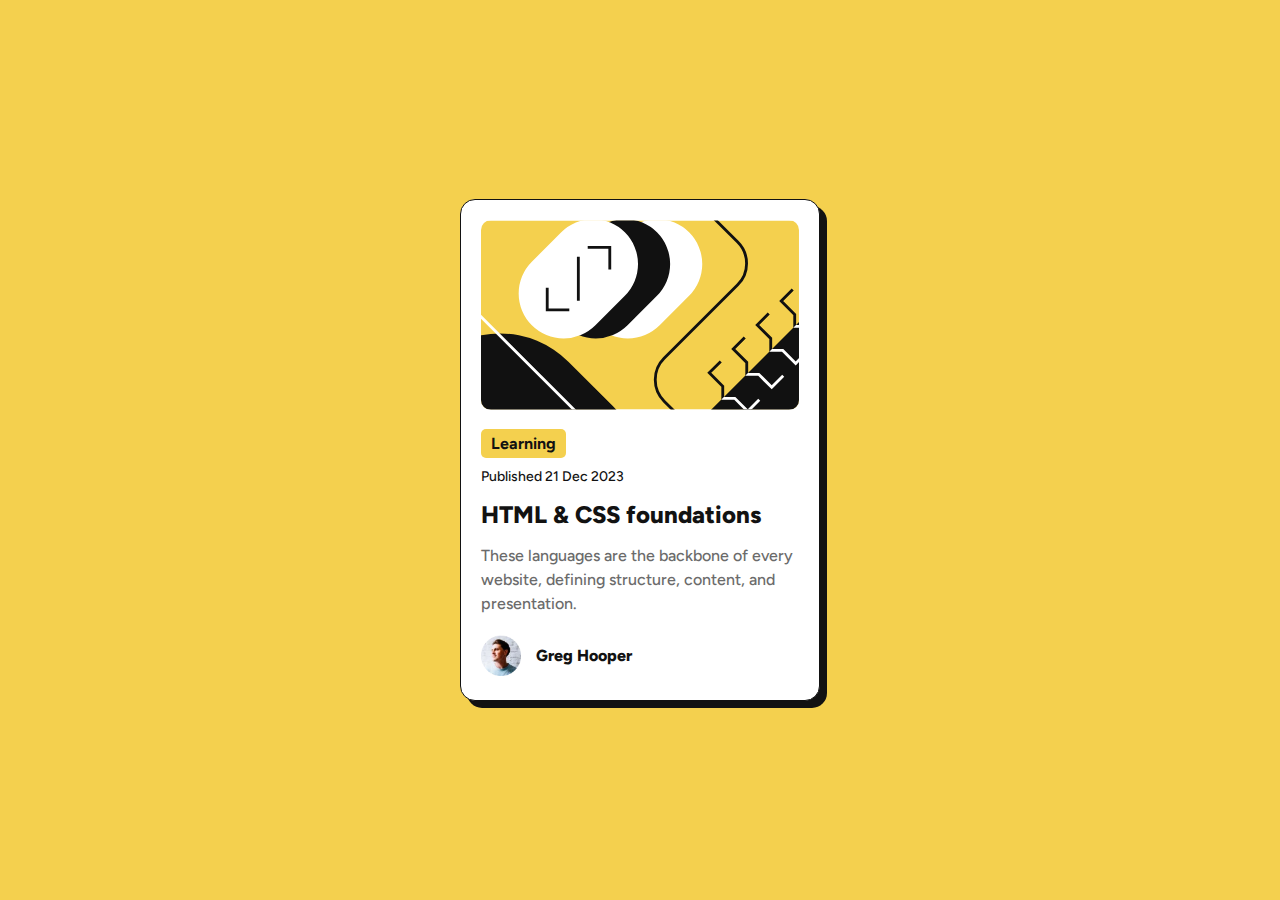
<file: blog-preview-card-main/index.html>
<!DOCTYPE html>
<html lang="en">
<head>
  <meta charset="UTF-8">
  <meta name="viewport" content="width=device-width, initial-scale=1.0">
  <link rel="icon" type="image/png" sizes="32x32" href="./assets/images/favicon-32x32.png">
  <title>Frontend Mentor | Blog preview card</title>
  <link rel="stylesheet" href="style.css">
  <link rel="preconnect" href="https://fonts.googleapis.com">
  <link rel="preconnect" href="https://fonts.gstatic.com" crossorigin>
  <link href="https://fonts.googleapis.com/css2?family=Figtree:ital,wght@0,300..900;1,300..900&display=swap" rel="stylesheet">
</head>
<body>
  <div id="card">
    <div id="avatar">
      <img src="assets/images/illustration-article.svg" alt="Loading">
    </div>
    <div id="discrib">
      <h4><span>Learning</span></h4>
      <h5>Published 21 Dec 2023</h5>
      <h2>HTML & CSS foundations</h2>
      <p>These languages are the backbone of every website, defining structure, content, and presentation.</p>
    </div>
    <div id="nav">
      <img src="assets/images/image-avatar.webp" alt="Loading">
      <h4>Greg Hooper</h4>
    </div>
  </div>


  

  


  
  <!-- <div class="attribution">
    Challenge by <a href="https://www.frontendmentor.io?ref=challenge" target="_blank">Frontend Mentor</a>. 
    Coded by <a href="#">Shubha Saha</a>.
  </div> -->
</body>
</html>
</file>
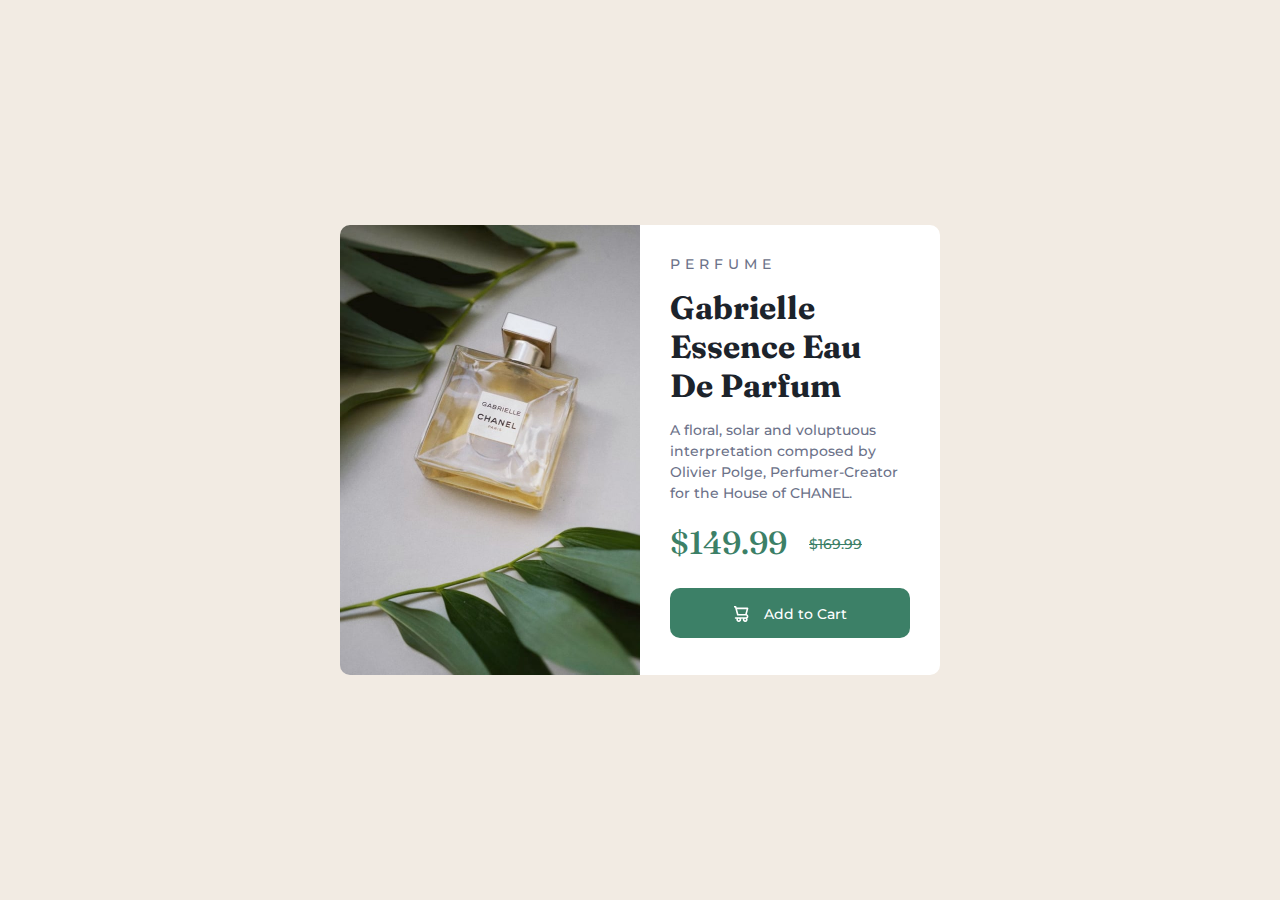
<file: product-preview-card-component-main/index.html>
<!DOCTYPE html>
<html lang="en">
<head>
  <meta charset="UTF-8">
  <meta name="viewport" content="width=device-width, initial-scale=1.0">
  <link rel="icon" type="image/png" sizes="32x32" href="images/favicon-32x32.png">
  <title>Fronted Mentor|Product preview card component</title>
  <link rel="stylesheet" href="style.css">
  <link rel="preconnect" href="https://fonts.googleapis.com">
  <link rel="preconnect" href="https://fonts.gstatic.com" crossorigin>
  <link href="https://fonts.googleapis.com/css2?family=Fraunces:ital,opsz,wght,SOFT,WONK@0,9..144,700,0..100,0..1;1,9..144,700,0..100,0..1&display=swap" rel="stylesheet">
  <link href="https://fonts.googleapis.com/css2?family=Montserrat:ital,wght@0,100..900;1,100..900&display=swap" rel="stylesheet">
</head>
<body>
  <div id="card">
    <div id="avater">
      <img class="desktop" src="images/image-product-desktop.jpg" alt="">
      <img class="mobile" src="images/image-product-mobile.jpg" alt="">
    </div>
    <div id="dscrib">
      <h6>Perfume</h6>
      <h2>Gabrielle Essence Eau De Parfum</h2>
      <p>A floral, solar and voluptuous interpretation composed by Olivier Polge, Perfumer-Creator for the House of CHANEL.</p>
      <p class="price">$149.99 <span>$169.99</span></p>
      <button type="button"><img src="images/icon-cart.svg">Add to Cart</button>
    </div>
  </div>
  
</body>
</html>
</file>
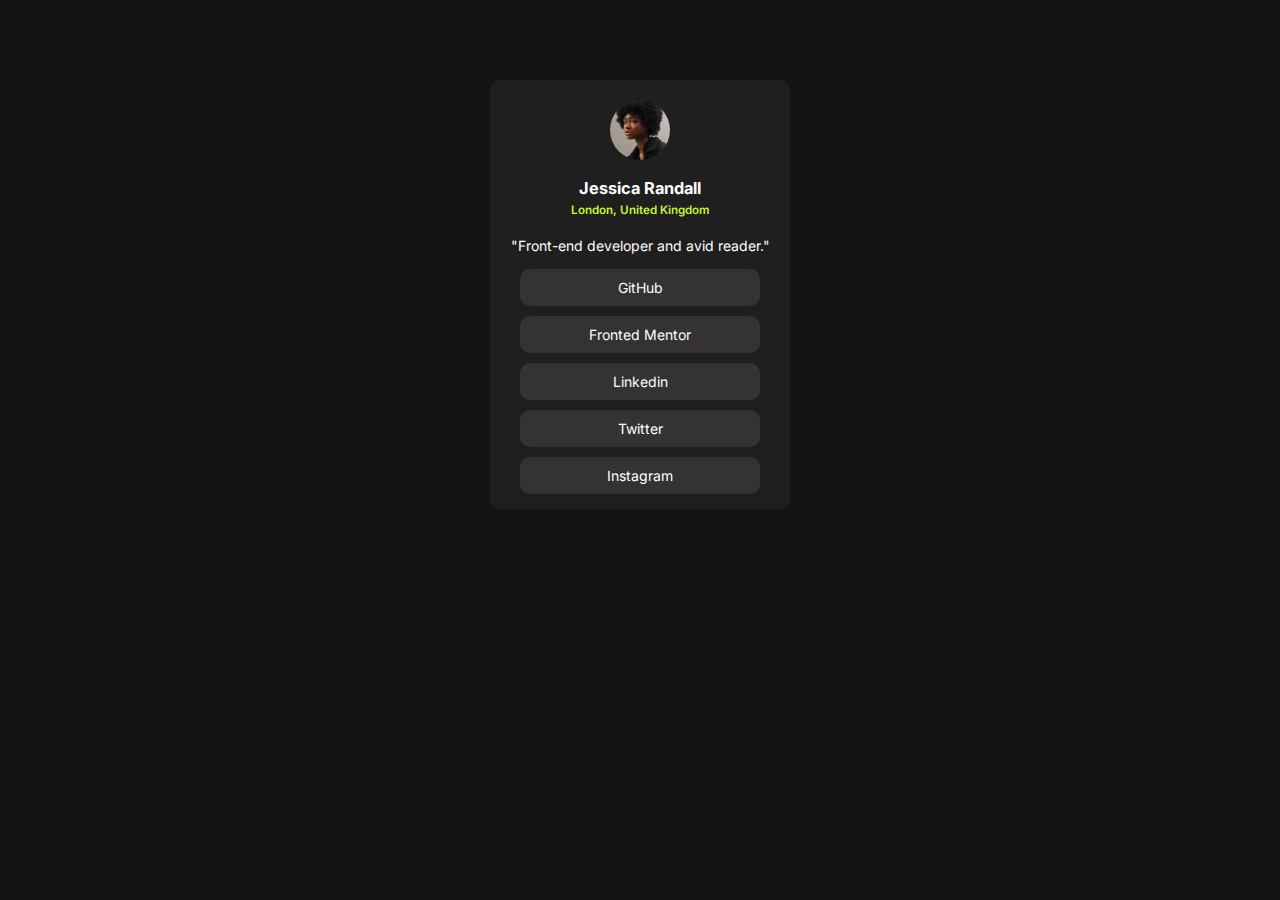
<file: social-links-profile/index.html>
<!DOCTYPE html>
<html lang="en">
<head>
  <meta charset="UTF-8">
  <meta name="viewport" content="width=device-width, initial-scale=1.0">
  <link rel="icon" type="image/png" sizes="32x32" href="./assets/images/favicon-32x32.png">
  <title>Frontend Mentor | Social links profile</title>
  <link rel="stylesheet" href="style.css">
  <link rel="preconnect" href="https://fonts.googleapis.com">
  <link rel="preconnect" href="https://fonts.gstatic.com" crossorigin>
  <link href="https://fonts.googleapis.com/css2?family=Dancing+Script:wght@400..700&family=Inter:ital,opsz,wght@0,14..32,100..900;1,14..32,100..900&family=Oswald:wght@200..700&family=Poppins:ital,wght@0,100;0,200;0,300;0,400;0,500;0,600;0,700;0,800;0,900;1,100;1,200;1,300;1,400;1,500;1,600;1,700;1,800;1,900&display=swap" rel="stylesheet">
  
</head>
<body>
  <div id="card">
    <div id="discription">
      <div id="avater">
        <img src="assets/images/avatar-jessica.jpeg" alt="Loading">
      </div>
      <h3 id="title">Jessica Randall</h3>
      <h5 id="sub_title">London, United Kingdom</h5>
      <p id="Paragraph">"Front-end developer and avid reader."</p>
      <div id="nav">
        <a href="#">GitHub</a>
        <a href="#">Fronted Mentor</a>
        <a href="#">Linkedin</a>
        <a href="#">Twitter</a>
        <a href="#">Instagram</a>
      </div>
    </div>
  </div>
  
</body>
</html>
</file>
<file: blog-preview-card-main/style.css>
*,
*::after,
*::before{
  margin: 0;
  padding: 0;
  list-style: none;
  box-sizing: border-box;
}
:root{
  --Yellow: hsl(47, 88%, 63%);
  --White: hsl(0, 0%, 100%);
  --Gray-500: hsl(0, 0%, 42%);
  --Gray-950: hsl(0, 0%, 7%);
}
html,
body{
  max-width: 100%;
  min-height: 100vh;
}
body{
  background: var(--Yellow);
  font-family: "Figtree", sans-serif;
  font-size: 16px;
  color: var(--Gray-950);
  display: flex;
  justify-content: center;
  align-items: center;
}
#card{
  max-width: 360px;
  background: var(--White);
  padding: 20px;
  border: 1px solid var(--Gray-950);
  border-radius: 15px;
  box-shadow: 7px 7px 0px var(--Gray-950);
}
#avatar img{
  width: 100%;
  border-radius: 10px;
}
#discrib{
  margin-top: 20px;
}
#discrib h4{
  margin-bottom: 15px;
}
#discrib h4 span{
  background: var(--Yellow);
  padding: 5px 10px;
  border-radius: 5px;
}
#discrib h5{
  font-weight: 500;
  font-size: 14px;
  margin-bottom: 15px;
}
#discrib h2{
  font-weight: 800;
  margin-bottom: 15px;
  cursor: pointer;
}
#discrib h2:hover{
  color: var(--Yellow);
}
#discrib p{
  line-height: 1.5em;
  color: var(--Gray-500);
  font-weight: 500;
}
#nav{
  margin-top: 15px;
  display: flex;
  align-items: center;
}
#nav img{
  width: 40px;
}
#nav h4{
  font-weight: 800;
  padding: 15px;
}
</file>
<file: product-preview-card-component-main/style.css>
:root{
  --primaryFont: "Montserrat", serif;
  --secFont: "Fraunces", serif;
  --primaryDarkcyan: hsl(158, 36%, 37%);
  --primaryVerydarkcyan: hsl(158, 81%, 18%);
  --primaryCream: hsl(30, 38%, 92%);
  --neutralVerydarkblue: hsl(212, 21%, 14%);
  --neutralDarkgrayishblue: hsl(228, 12%, 48%);
  --neutralWhite: hsl(0, 0%, 100%);
}
*,
*::after,
*::before{
  margin: 0;
  padding: 0;
  list-style: none;
  box-sizing: border-box;
}
html,
body{
  height: 100%;
}
body{
  background: var(--primaryCream);
  font-family: var(--primaryFont);
  font-size: 14px;
  font-weight: 500;
  display: flex;
  align-items: center;
  justify-content: center;
}
h2,
h6{
  font-family: var(--secFont);
  margin-bottom: 15px;
}
p{
  margin-bottom: 15px;
}
img{
  max-width: 100%;
}
#card{
  width: 600px;
  display: flex;
}
#avater{
  flex-basis: 50%;
}
#avater img.desktop{
  display: block;
  border-radius: 10px 0 0 10px;
}
#avater img.mobile{
  display: none;
  border-radius: 10px 10px 0 0;
}
#dscrib{
  background: var(--neutralWhite);
  flex-basis: 50%;
  border-radius: 0 10px 10px 0;
  padding: 30px;
}
#dscrib h2{
  font-size: 32px;
  font-weight: 700;
  color: var(--neutralVerydarkblue);
}
#dscrib h6{
  font-size: 14px;
  text-transform: uppercase;
  color: var(--neutralDarkgrayishblue);
  letter-spacing: 5px;
  font-family: var(--primaryFont);
  font-weight: 500;
}
#dscrib p{
  color: var(--neutralDarkgrayishblue);
  line-height: 1.5em;
}
#dscrib p.price{
  font-family: var(--secFont);
  font-size: 32px;
  color: var(--primaryDarkcyan);
}
#dscrib p.price span{
  font-family: var(--primaryFont);
  font-size: 14px;
  text-decoration: line-through;
  position: relative;
  top: -5px;
  padding-left: 15px;
}
#dscrib button{
  background: var(--primaryDarkcyan);
  width: 100%;
  color: var(--neutralWhite);
  font-family: var(--primaryFont);
  font-size: 14px;
  font-weight: 500;
  padding: 15px;
  border: 0;
  border-radius: 10px;
  cursor: pointer;
}
#dscrib button:hover{
  background: var(--primaryVerydarkcyan);
}
#dscrib button img{
  display: inline-block;
  padding-right: 15px;
  position: relative;
  top: 3px;
}

/* Responsive */
@media only screen and (max-width: 600px){
  body{
    align-items: flex-start;
  }
  #card{
    flex-direction: column;
    width: 90%;
    margin-top: 20px;
  }
  #avater img.desktop{
    display: none;
  }
  #avater img.mobile{
    display: block;
  }
  #dscrib{
    border-radius: 0 0 10px 10px;
  }
}
</file>
<file: social-links-profile/style.css>
*{
  box-sizing: border-box;
  margin: 0;
  padding: 0;
}
:root {
  --Green: hsl(75, 94%, 57%);
  --White: hsl(0, 0%, 100%);
  --Grey_700: hsl(0, 0%, 20%);
  --Grey_800: hsl(0, 0%, 12%);
  --Grey_900: hsl(0, 0%, 8%);
}
html, body {
  background: var(--Grey_900);
  font-family: "Inter", sans-serif;
  color: var(--White);
  font-size: 14px;
}
#card{
  max-width: 300px;
  margin: 80px auto;
  background: var(--Grey_800);
  display: block;
  text-align: center;
  padding: 10px 15px;
  border-radius: 10px;
}
#title{
  font-weight: 700;
  margin-top: 15px;
}
#sub_title{
  font-weight: 600;
  margin-top: 5px;
  margin-bottom: 20px;
  color: var(--Green);
}
#avater img{
  margin-top: 10px;
  width: 100%;
  max-width: 60px;
  height: 60px;
  border-radius: 50%;
}
#nav{
  display: flex;
  flex-direction: column;
  margin-top: 10px;
}
#nav a{
  text-decoration: none;
  background: var(--Grey_700);
  color: var(--White);
  display: block;
  margin: 5px 15px;
  padding: 10px 15px;
  border-radius: 10px;
  transition: 0.5s;
  cursor: pointer;
}
#nav a:hover{
  background: var(--Green);
  color: var(--Grey_800);
}
</file>
